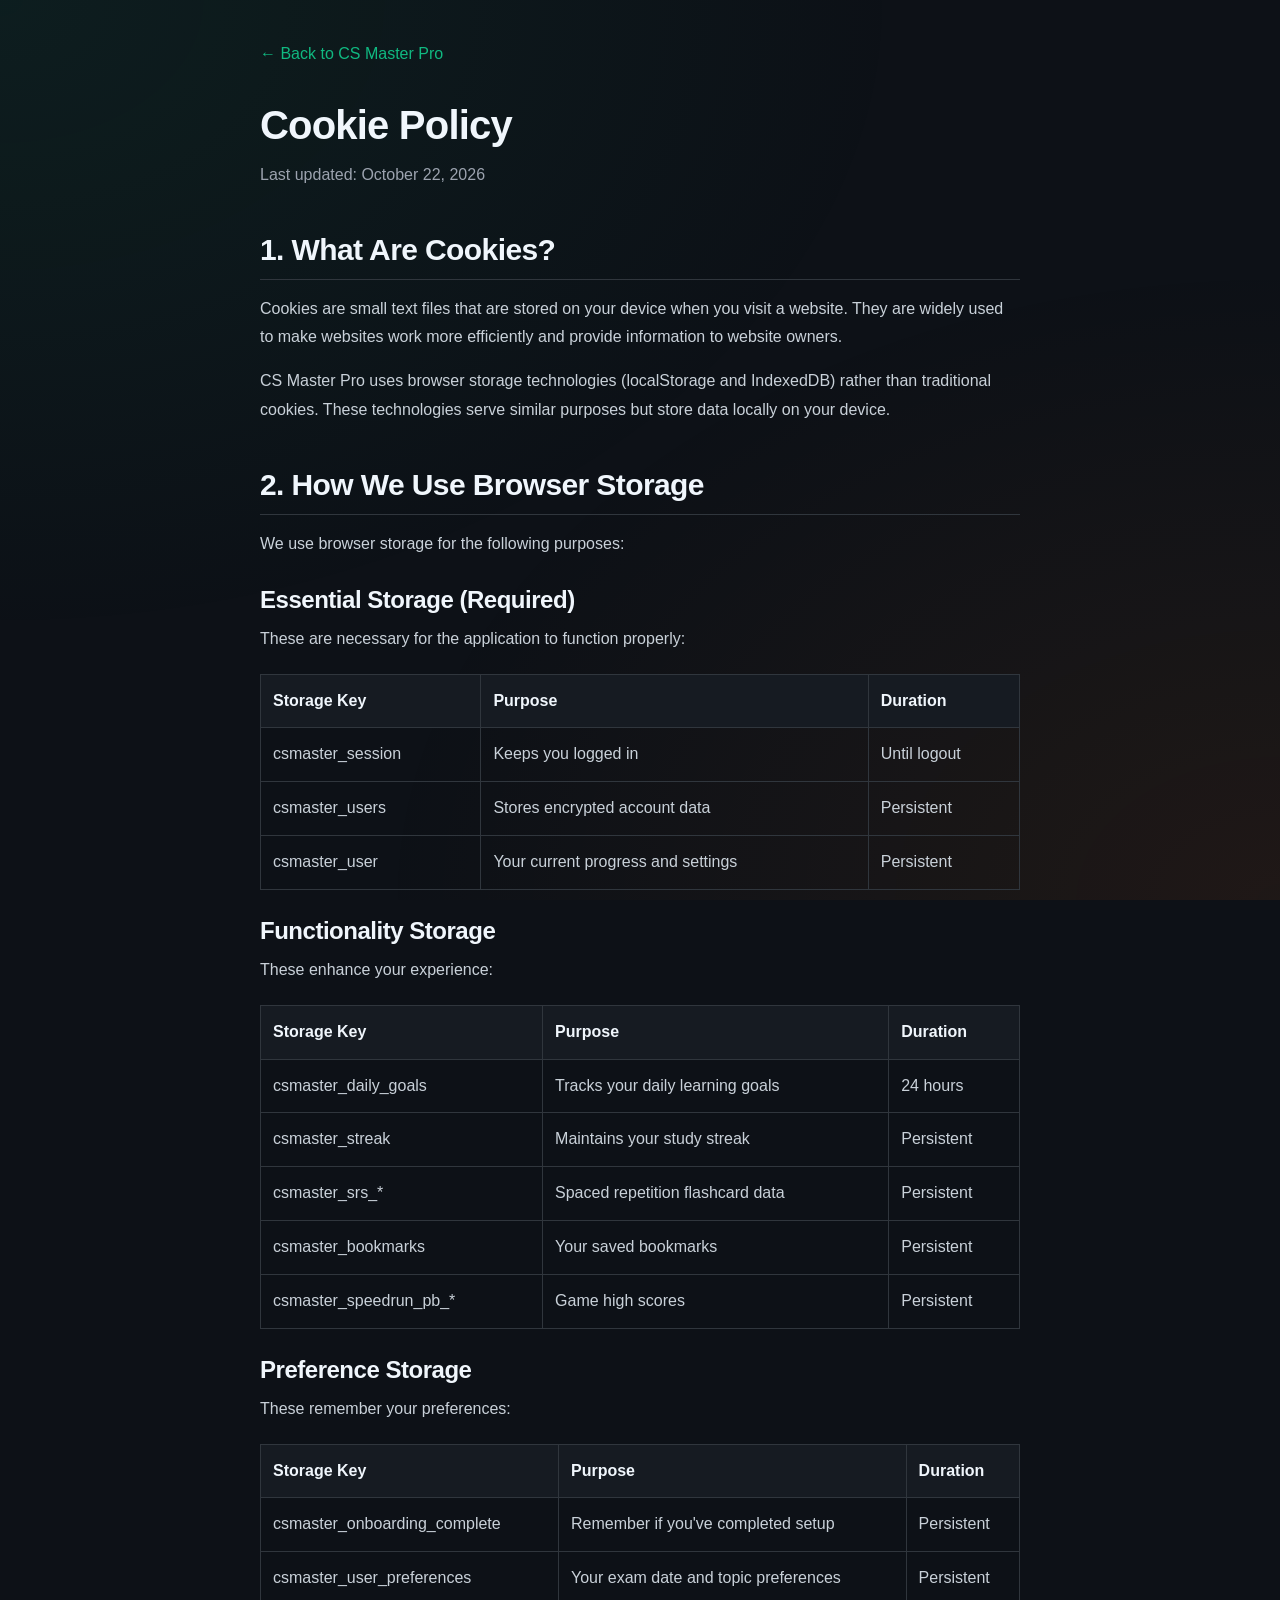
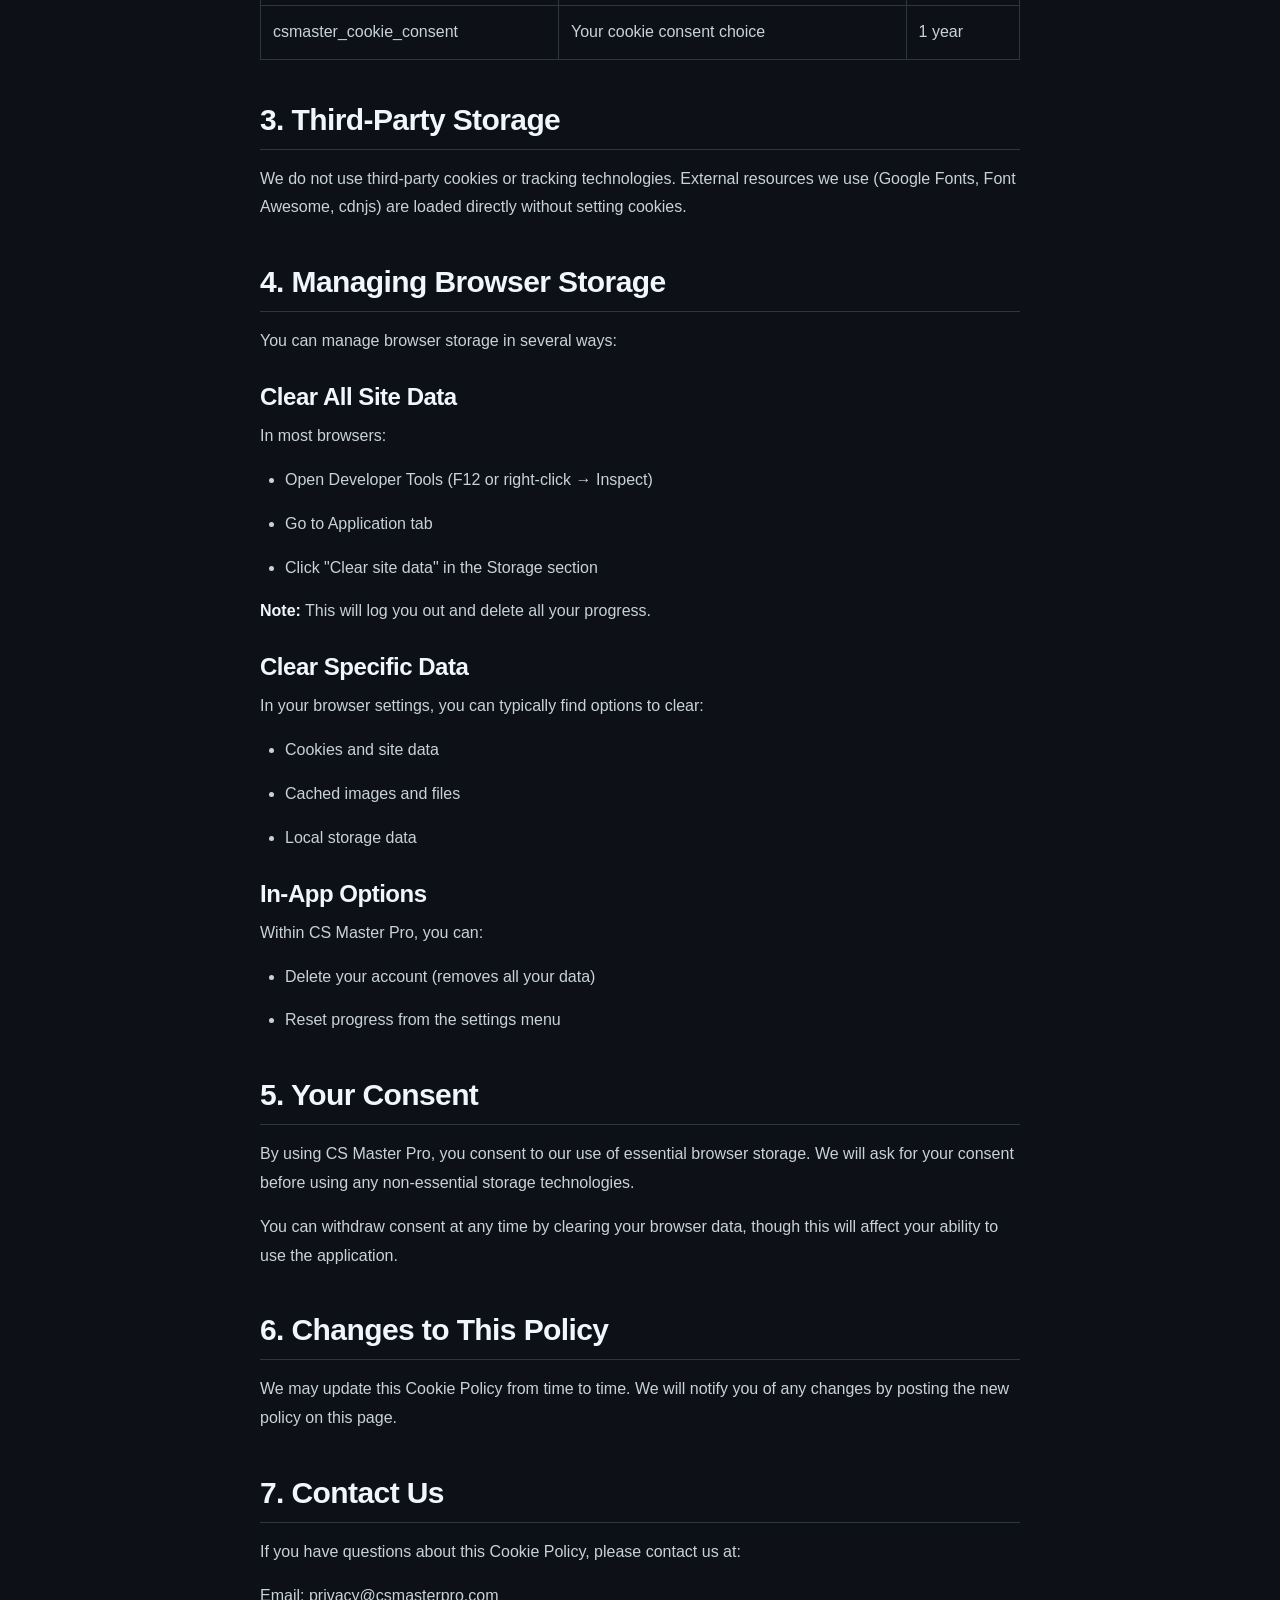
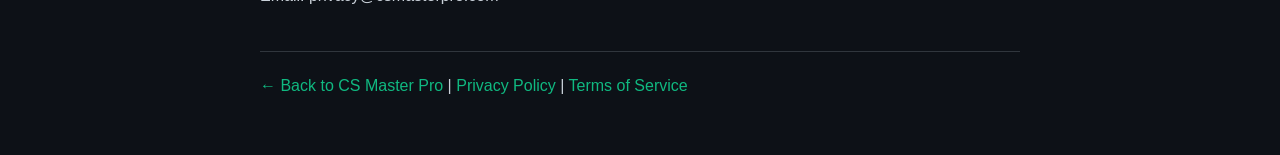
<file: cookies.html>
<!DOCTYPE html>
<html lang="en">
<head>
    <meta charset="UTF-8">
    <meta name="viewport" content="width=device-width, initial-scale=1.0">
    <title>Cookie Policy - CS Master Pro</title>
    <link rel="stylesheet" href="styles/main.css">
    <style>
        .legal-page {
            max-width: 800px;
            margin: 0 auto;
            padding: 40px 20px;
            color: var(--text-primary);
            line-height: 1.8;
        }
        .legal-page h1 {
            color: var(--primary);
            margin-bottom: 10px;
        }
        .legal-page .last-updated {
            color: var(--text-muted);
            margin-bottom: 40px;
        }
        .legal-page h2 {
            color: var(--text-primary);
            margin-top: 40px;
            margin-bottom: 15px;
            padding-bottom: 10px;
            border-bottom: 1px solid var(--border);
        }
        .legal-page h3 {
            color: var(--text-primary);
            margin-top: 25px;
            margin-bottom: 10px;
        }
        .legal-page p, .legal-page li {
            color: var(--text-secondary);
            margin-bottom: 15px;
        }
        .legal-page ul {
            padding-left: 25px;
        }
        .legal-page a {
            color: var(--primary);
        }
        .legal-page table {
            width: 100%;
            border-collapse: collapse;
            margin: 20px 0;
        }
        .legal-page th, .legal-page td {
            border: 1px solid var(--border);
            padding: 12px;
            text-align: left;
        }
        .legal-page th {
            background: var(--bg-secondary);
            color: var(--text-primary);
        }
        .legal-page td {
            color: var(--text-secondary);
        }
        .back-link {
            display: inline-flex;
            align-items: center;
            gap: 8px;
            color: var(--primary);
            text-decoration: none;
            margin-bottom: 30px;
        }
        .back-link:hover {
            text-decoration: underline;
        }
    </style>
</head>
<body>
    <div class="legal-page">
        <a href="/" class="back-link">← Back to CS Master Pro</a>
        
        <h1>Cookie Policy</h1>
        <p class="last-updated">Last updated: October 22, 2026</p>

        <h2>1. What Are Cookies?</h2>
        <p>Cookies are small text files that are stored on your device when you visit a website. They are widely used to make websites work more efficiently and provide information to website owners.</p>
        <p>CS Master Pro uses browser storage technologies (localStorage and IndexedDB) rather than traditional cookies. These technologies serve similar purposes but store data locally on your device.</p>

        <h2>2. How We Use Browser Storage</h2>
        <p>We use browser storage for the following purposes:</p>

        <h3>Essential Storage (Required)</h3>
        <p>These are necessary for the application to function properly:</p>
        <table>
            <tr>
                <th>Storage Key</th>
                <th>Purpose</th>
                <th>Duration</th>
            </tr>
            <tr>
                <td>csmaster_session</td>
                <td>Keeps you logged in</td>
                <td>Until logout</td>
            </tr>
            <tr>
                <td>csmaster_users</td>
                <td>Stores encrypted account data</td>
                <td>Persistent</td>
            </tr>
            <tr>
                <td>csmaster_user</td>
                <td>Your current progress and settings</td>
                <td>Persistent</td>
            </tr>
        </table>

        <h3>Functionality Storage</h3>
        <p>These enhance your experience:</p>
        <table>
            <tr>
                <th>Storage Key</th>
                <th>Purpose</th>
                <th>Duration</th>
            </tr>
            <tr>
                <td>csmaster_daily_goals</td>
                <td>Tracks your daily learning goals</td>
                <td>24 hours</td>
            </tr>
            <tr>
                <td>csmaster_streak</td>
                <td>Maintains your study streak</td>
                <td>Persistent</td>
            </tr>
            <tr>
                <td>csmaster_srs_*</td>
                <td>Spaced repetition flashcard data</td>
                <td>Persistent</td>
            </tr>
            <tr>
                <td>csmaster_bookmarks</td>
                <td>Your saved bookmarks</td>
                <td>Persistent</td>
            </tr>
            <tr>
                <td>csmaster_speedrun_pb_*</td>
                <td>Game high scores</td>
                <td>Persistent</td>
            </tr>
        </table>

        <h3>Preference Storage</h3>
        <p>These remember your preferences:</p>
        <table>
            <tr>
                <th>Storage Key</th>
                <th>Purpose</th>
                <th>Duration</th>
            </tr>
            <tr>
                <td>csmaster_onboarding_complete</td>
                <td>Remember if you've completed setup</td>
                <td>Persistent</td>
            </tr>
            <tr>
                <td>csmaster_user_preferences</td>
                <td>Your exam date and topic preferences</td>
                <td>Persistent</td>
            </tr>
            <tr>
                <td>csmaster_cookie_consent</td>
                <td>Your cookie consent choice</td>
                <td>1 year</td>
            </tr>
        </table>

        <h2>3. Third-Party Storage</h2>
        <p>We do not use third-party cookies or tracking technologies. External resources we use (Google Fonts, Font Awesome, cdnjs) are loaded directly without setting cookies.</p>

        <h2>4. Managing Browser Storage</h2>
        <p>You can manage browser storage in several ways:</p>

        <h3>Clear All Site Data</h3>
        <p>In most browsers:</p>
        <ul>
            <li>Open Developer Tools (F12 or right-click → Inspect)</li>
            <li>Go to Application tab</li>
            <li>Click "Clear site data" in the Storage section</li>
        </ul>
        <p><strong>Note:</strong> This will log you out and delete all your progress.</p>

        <h3>Clear Specific Data</h3>
        <p>In your browser settings, you can typically find options to clear:</p>
        <ul>
            <li>Cookies and site data</li>
            <li>Cached images and files</li>
            <li>Local storage data</li>
        </ul>

        <h3>In-App Options</h3>
        <p>Within CS Master Pro, you can:</p>
        <ul>
            <li>Delete your account (removes all your data)</li>
            <li>Reset progress from the settings menu</li>
        </ul>

        <h2>5. Your Consent</h2>
        <p>By using CS Master Pro, you consent to our use of essential browser storage. We will ask for your consent before using any non-essential storage technologies.</p>
        <p>You can withdraw consent at any time by clearing your browser data, though this will affect your ability to use the application.</p>

        <h2>6. Changes to This Policy</h2>
        <p>We may update this Cookie Policy from time to time. We will notify you of any changes by posting the new policy on this page.</p>

        <h2>7. Contact Us</h2>
        <p>If you have questions about this Cookie Policy, please contact us at:</p>
        <p>Email: privacy@csmasterpro.com</p>

        <p style="margin-top: 40px; padding-top: 20px; border-top: 1px solid var(--border);">
            <a href="/">← Back to CS Master Pro</a> | 
            <a href="privacy.html">Privacy Policy</a> | 
            <a href="terms.html">Terms of Service</a>
        </p>
    </div>
</body>
</html>
</file>
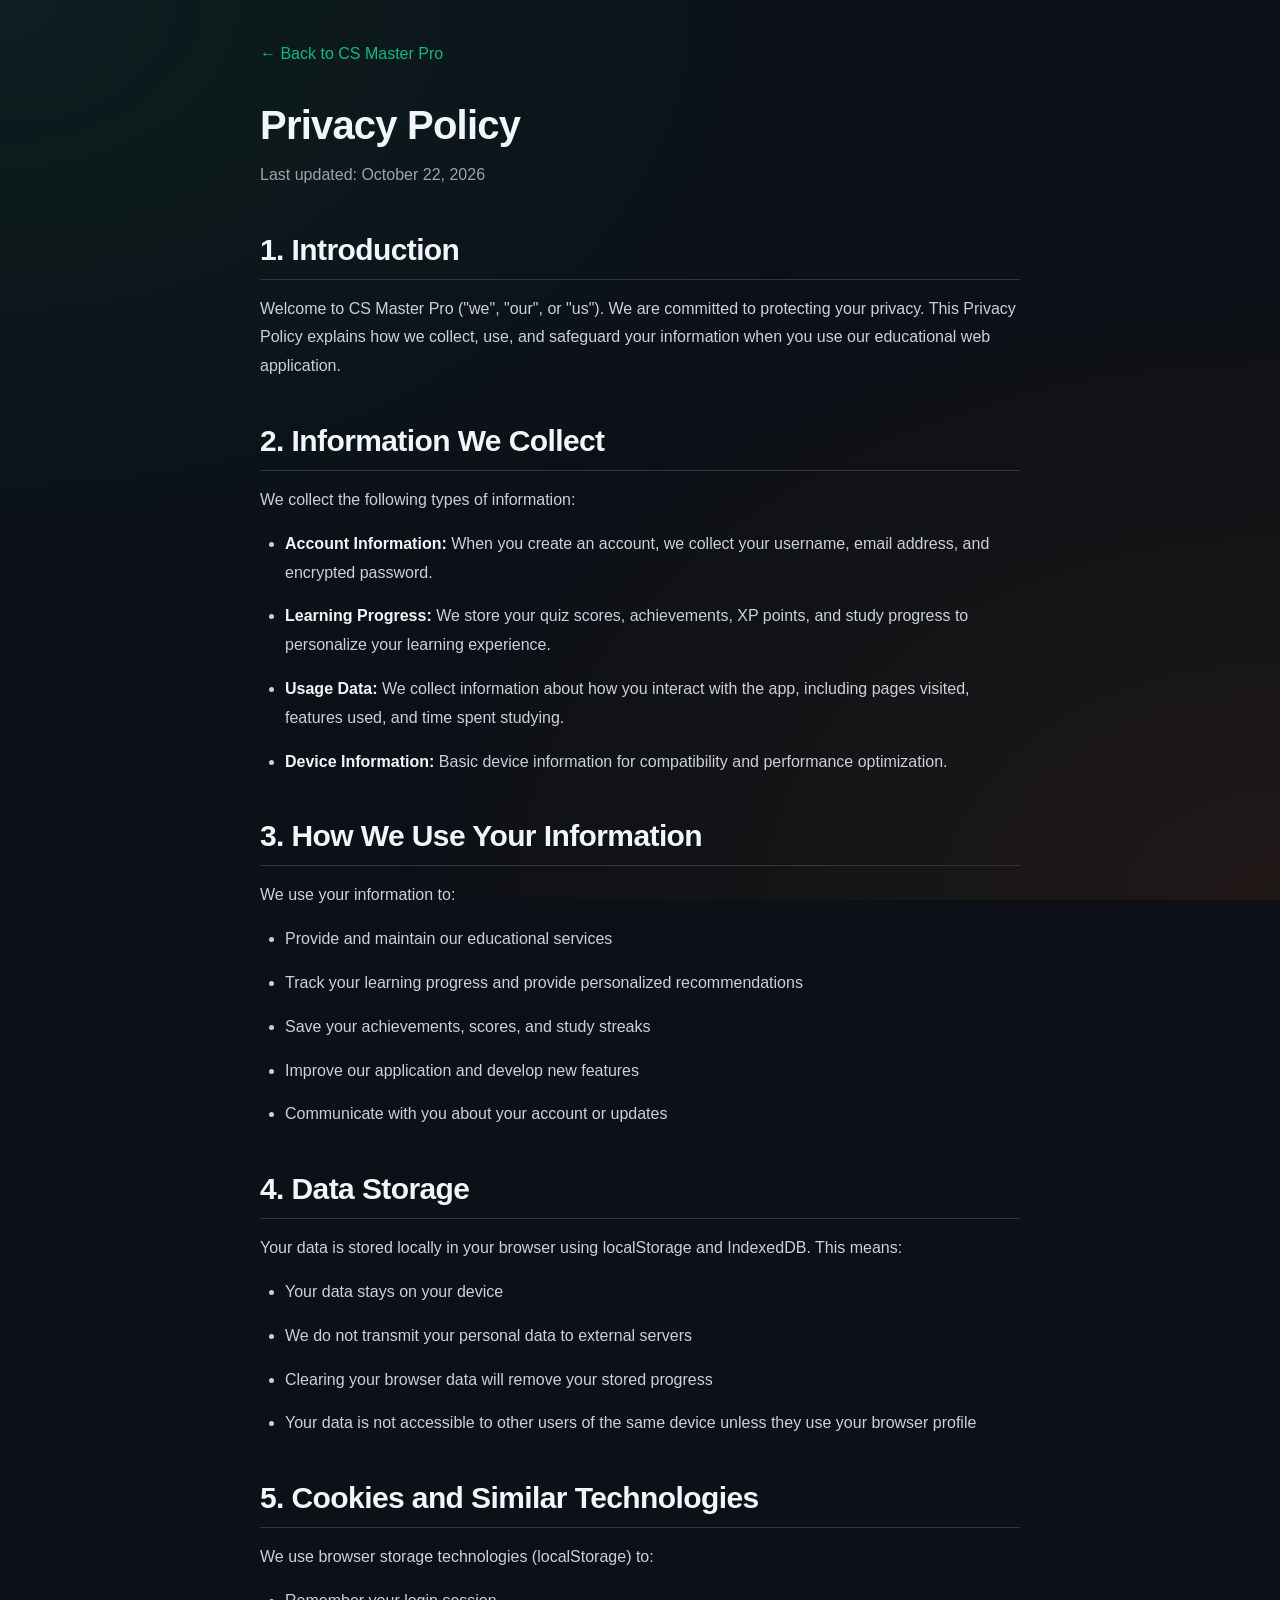
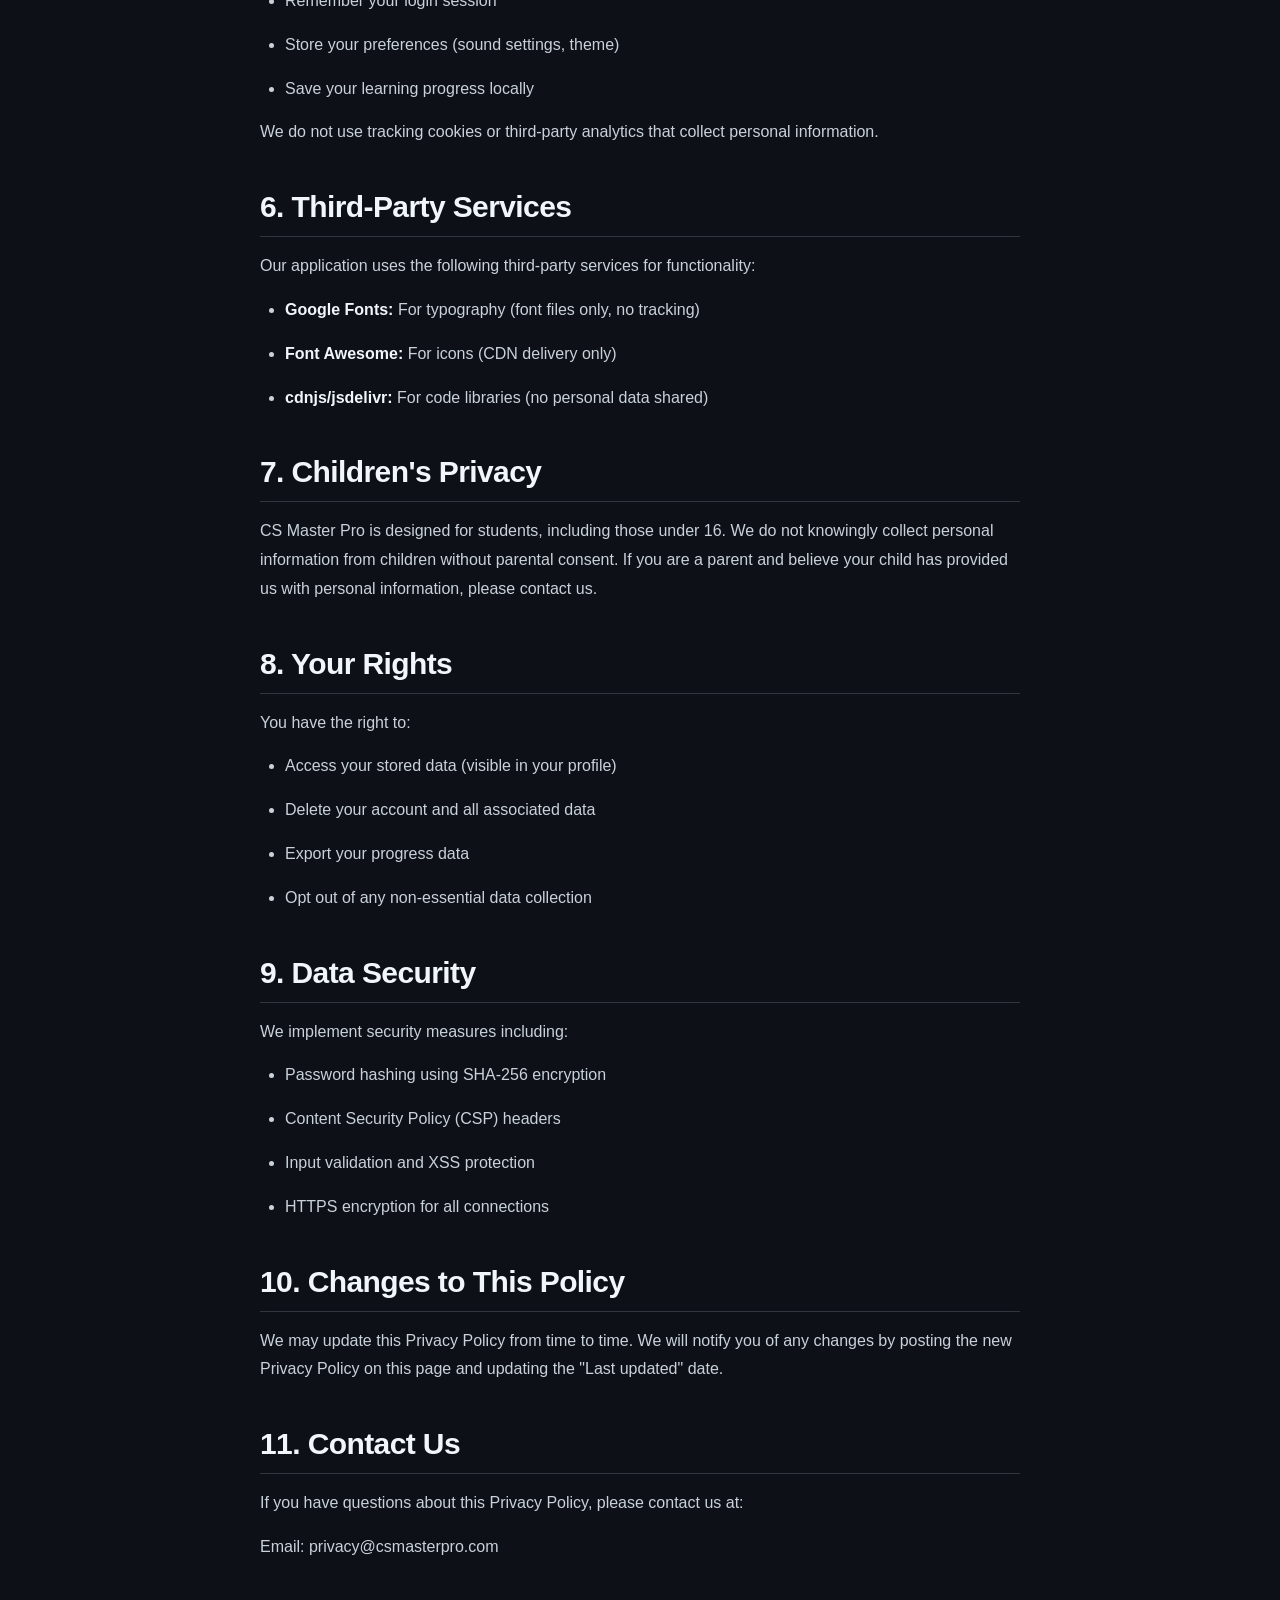
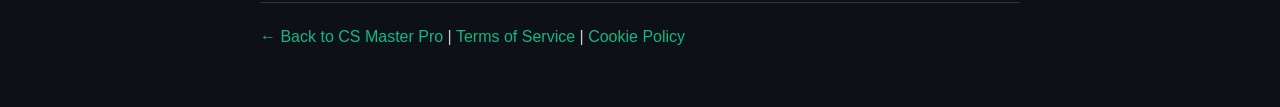
<file: privacy.html>
<!DOCTYPE html>
<html lang="en">
<head>
    <meta charset="UTF-8">
    <meta name="viewport" content="width=device-width, initial-scale=1.0">
    <title>Privacy Policy - CS Master Pro</title>
    <link rel="stylesheet" href="styles/main.css">
    <style>
        .legal-page {
            max-width: 800px;
            margin: 0 auto;
            padding: 40px 20px;
            color: var(--text-primary);
            line-height: 1.8;
        }
        .legal-page h1 {
            color: var(--primary);
            margin-bottom: 10px;
        }
        .legal-page .last-updated {
            color: var(--text-muted);
            margin-bottom: 40px;
        }
        .legal-page h2 {
            color: var(--text-primary);
            margin-top: 40px;
            margin-bottom: 15px;
            padding-bottom: 10px;
            border-bottom: 1px solid var(--border);
        }
        .legal-page p, .legal-page li {
            color: var(--text-secondary);
            margin-bottom: 15px;
        }
        .legal-page ul {
            padding-left: 25px;
        }
        .legal-page a {
            color: var(--primary);
        }
        .back-link {
            display: inline-flex;
            align-items: center;
            gap: 8px;
            color: var(--primary);
            text-decoration: none;
            margin-bottom: 30px;
        }
        .back-link:hover {
            text-decoration: underline;
        }
    </style>
</head>
<body>
    <div class="legal-page">
        <a href="/" class="back-link">← Back to CS Master Pro</a>
        
        <h1>Privacy Policy</h1>
        <p class="last-updated">Last updated: October 22, 2026</p>

        <h2>1. Introduction</h2>
        <p>Welcome to CS Master Pro ("we", "our", or "us"). We are committed to protecting your privacy. This Privacy Policy explains how we collect, use, and safeguard your information when you use our educational web application.</p>

        <h2>2. Information We Collect</h2>
        <p>We collect the following types of information:</p>
        <ul>
            <li><strong>Account Information:</strong> When you create an account, we collect your username, email address, and encrypted password.</li>
            <li><strong>Learning Progress:</strong> We store your quiz scores, achievements, XP points, and study progress to personalize your learning experience.</li>
            <li><strong>Usage Data:</strong> We collect information about how you interact with the app, including pages visited, features used, and time spent studying.</li>
            <li><strong>Device Information:</strong> Basic device information for compatibility and performance optimization.</li>
        </ul>

        <h2>3. How We Use Your Information</h2>
        <p>We use your information to:</p>
        <ul>
            <li>Provide and maintain our educational services</li>
            <li>Track your learning progress and provide personalized recommendations</li>
            <li>Save your achievements, scores, and study streaks</li>
            <li>Improve our application and develop new features</li>
            <li>Communicate with you about your account or updates</li>
        </ul>

        <h2>4. Data Storage</h2>
        <p>Your data is stored locally in your browser using localStorage and IndexedDB. This means:</p>
        <ul>
            <li>Your data stays on your device</li>
            <li>We do not transmit your personal data to external servers</li>
            <li>Clearing your browser data will remove your stored progress</li>
            <li>Your data is not accessible to other users of the same device unless they use your browser profile</li>
        </ul>

        <h2>5. Cookies and Similar Technologies</h2>
        <p>We use browser storage technologies (localStorage) to:</p>
        <ul>
            <li>Remember your login session</li>
            <li>Store your preferences (sound settings, theme)</li>
            <li>Save your learning progress locally</li>
        </ul>
        <p>We do not use tracking cookies or third-party analytics that collect personal information.</p>

        <h2>6. Third-Party Services</h2>
        <p>Our application uses the following third-party services for functionality:</p>
        <ul>
            <li><strong>Google Fonts:</strong> For typography (font files only, no tracking)</li>
            <li><strong>Font Awesome:</strong> For icons (CDN delivery only)</li>
            <li><strong>cdnjs/jsdelivr:</strong> For code libraries (no personal data shared)</li>
        </ul>

        <h2>7. Children's Privacy</h2>
        <p>CS Master Pro is designed for students, including those under 16. We do not knowingly collect personal information from children without parental consent. If you are a parent and believe your child has provided us with personal information, please contact us.</p>

        <h2>8. Your Rights</h2>
        <p>You have the right to:</p>
        <ul>
            <li>Access your stored data (visible in your profile)</li>
            <li>Delete your account and all associated data</li>
            <li>Export your progress data</li>
            <li>Opt out of any non-essential data collection</li>
        </ul>

        <h2>9. Data Security</h2>
        <p>We implement security measures including:</p>
        <ul>
            <li>Password hashing using SHA-256 encryption</li>
            <li>Content Security Policy (CSP) headers</li>
            <li>Input validation and XSS protection</li>
            <li>HTTPS encryption for all connections</li>
        </ul>

        <h2>10. Changes to This Policy</h2>
        <p>We may update this Privacy Policy from time to time. We will notify you of any changes by posting the new Privacy Policy on this page and updating the "Last updated" date.</p>

        <h2>11. Contact Us</h2>
        <p>If you have questions about this Privacy Policy, please contact us at:</p>
        <p>Email: privacy@csmasterpro.com</p>

        <p style="margin-top: 40px; padding-top: 20px; border-top: 1px solid var(--border);">
            <a href="/">← Back to CS Master Pro</a> | 
            <a href="terms.html">Terms of Service</a> | 
            <a href="cookies.html">Cookie Policy</a>
        </p>
    </div>
</body>
</html>
</file>
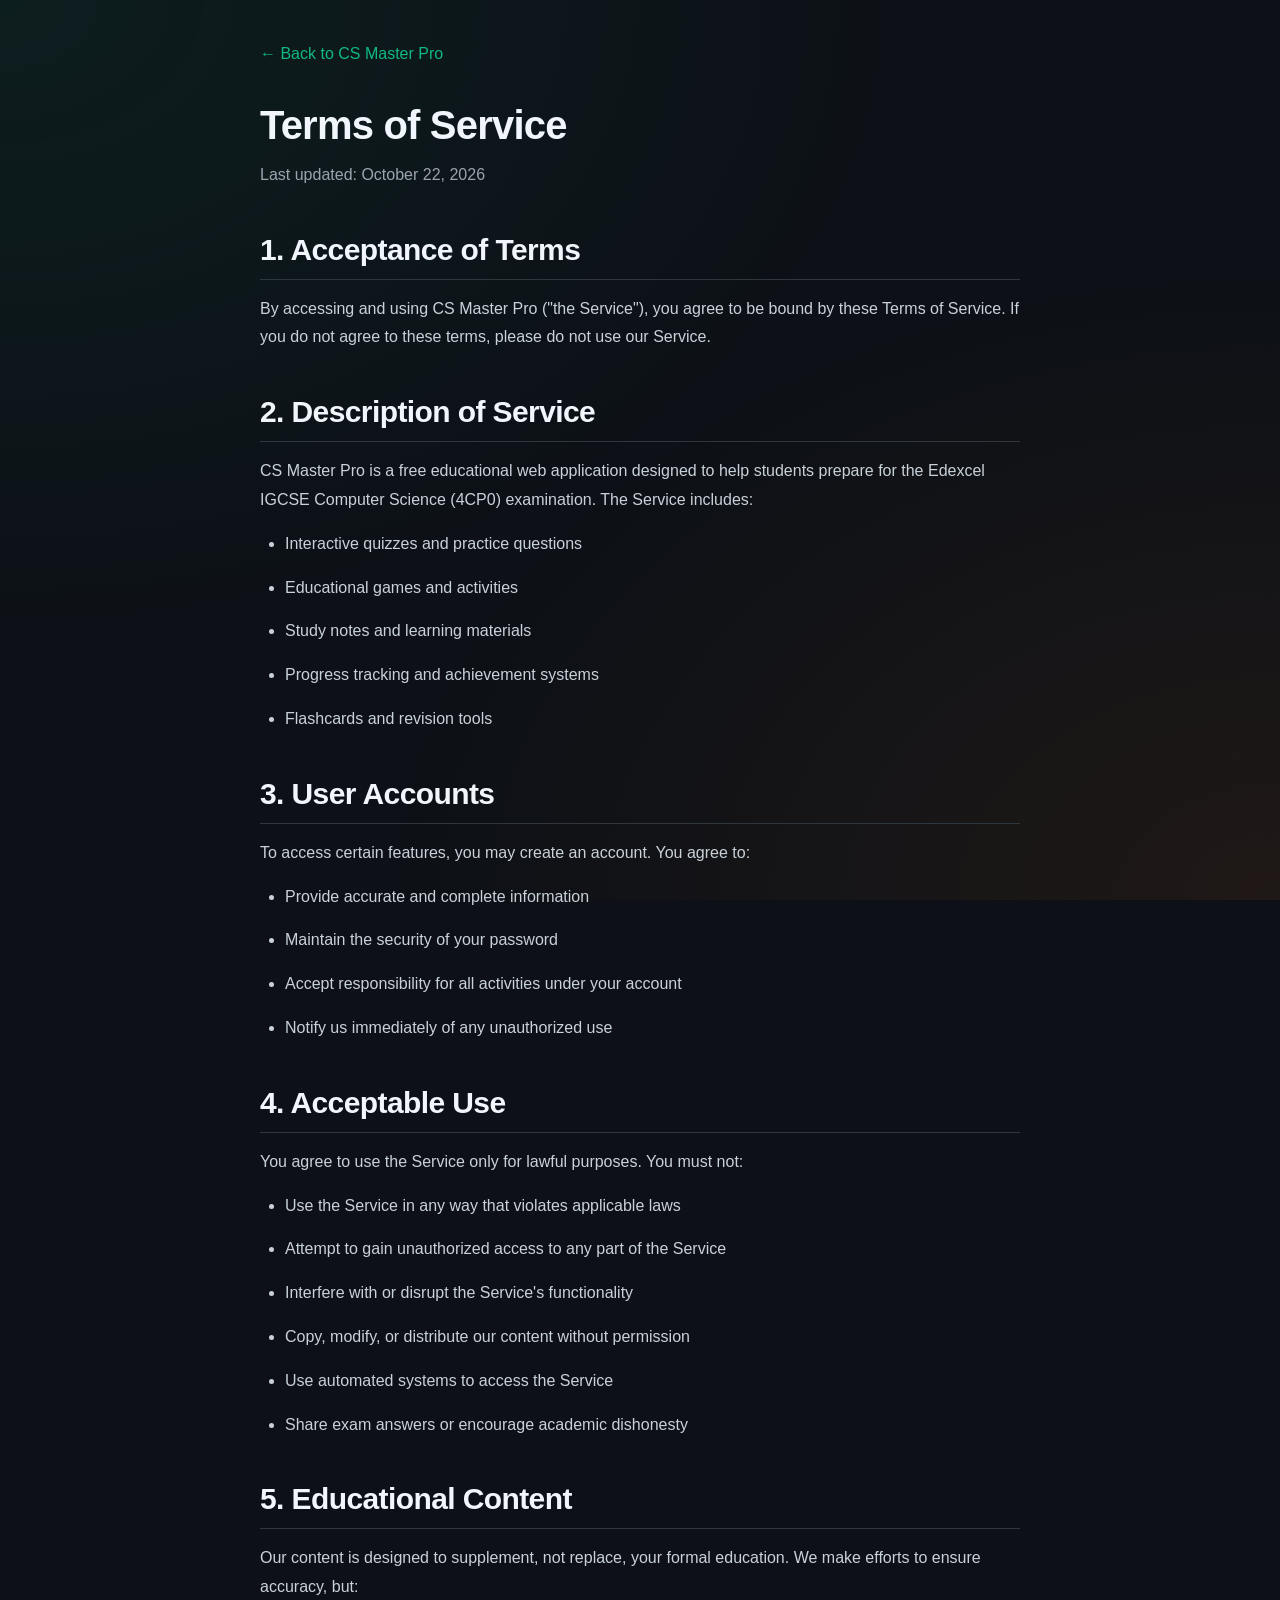
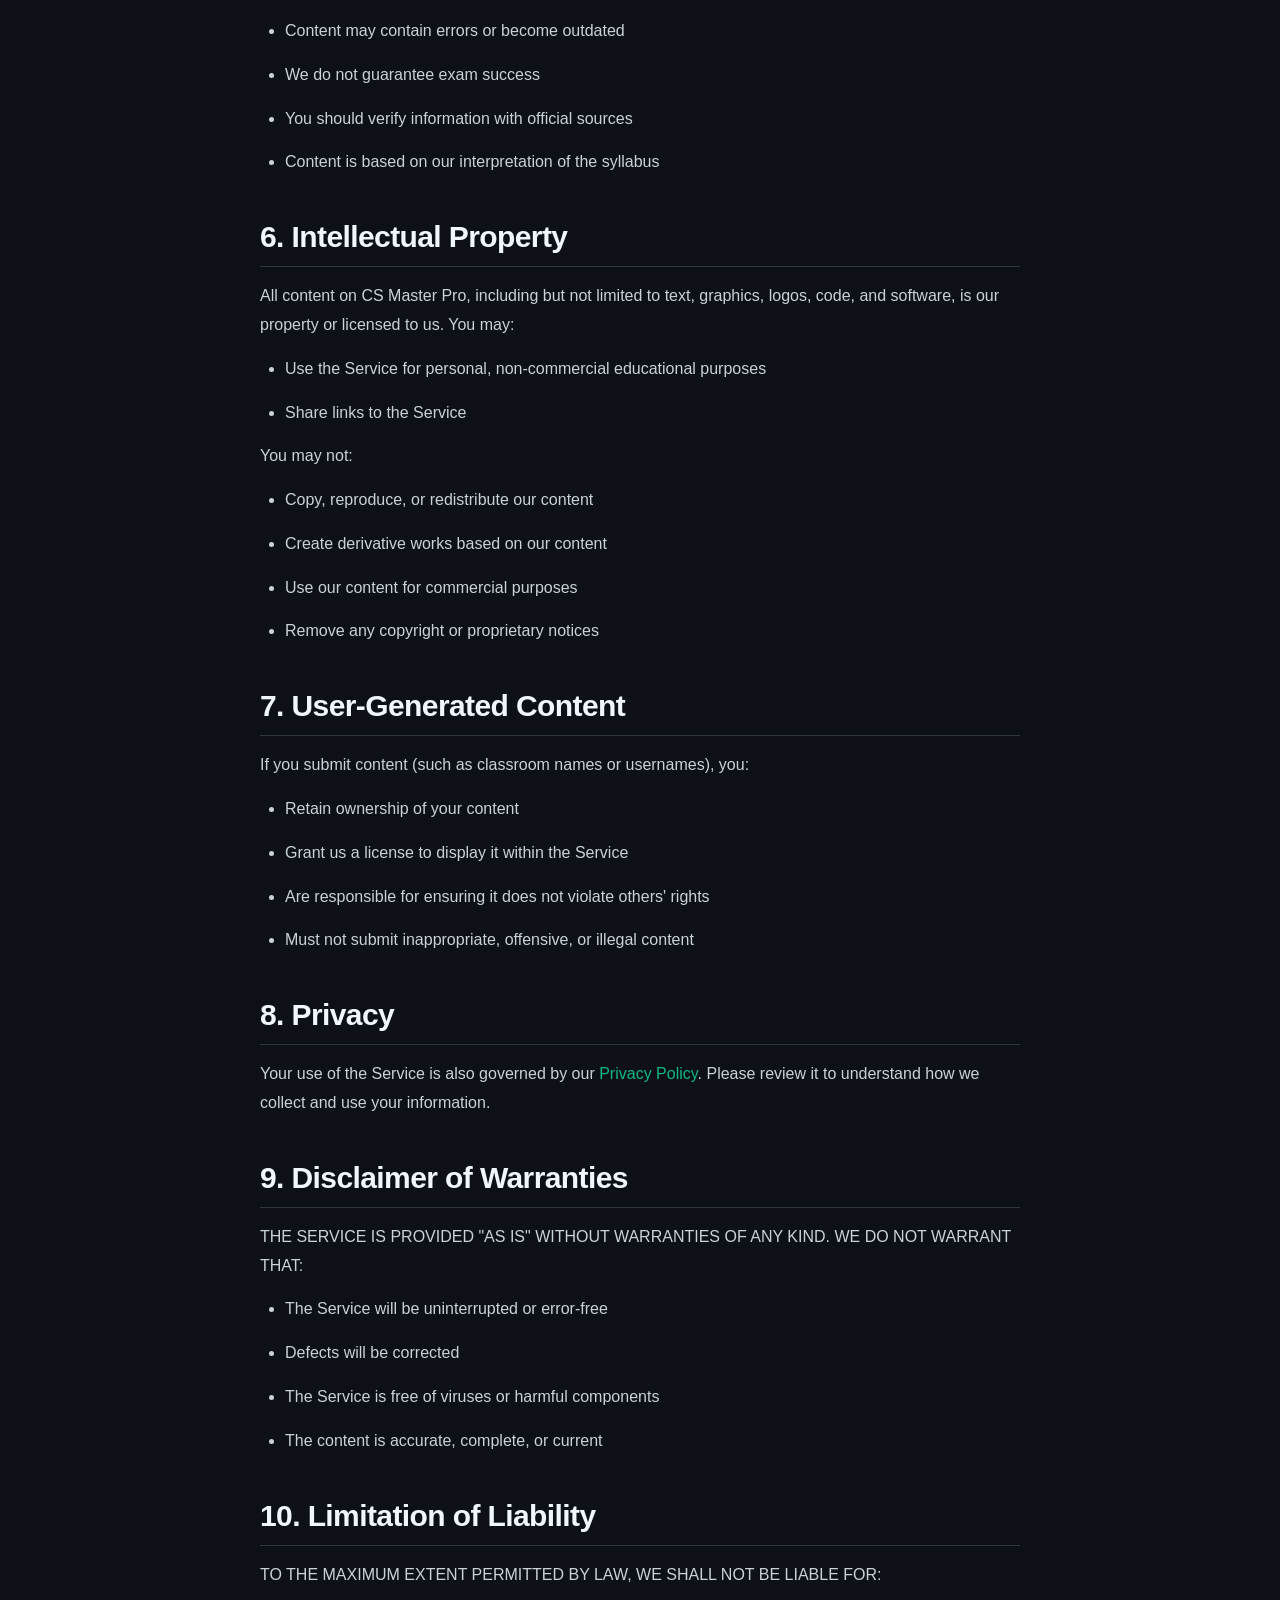
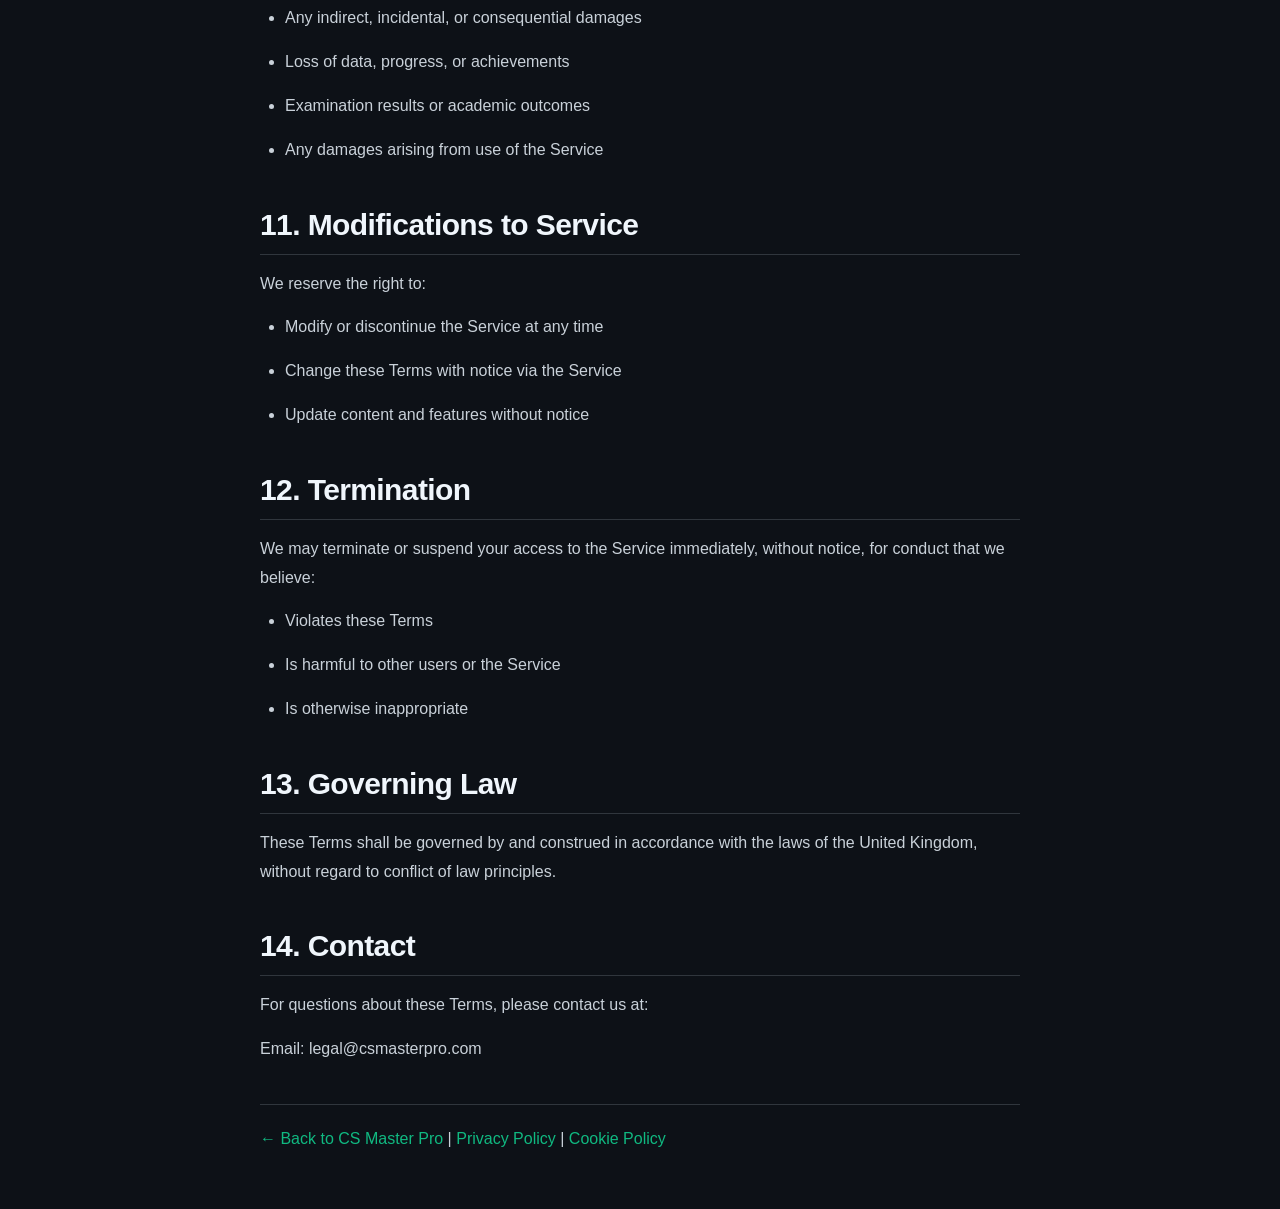
<file: terms.html>
<!DOCTYPE html>
<html lang="en">
<head>
    <meta charset="UTF-8">
    <meta name="viewport" content="width=device-width, initial-scale=1.0">
    <title>Terms of Service - CS Master Pro</title>
    <link rel="stylesheet" href="styles/main.css">
    <style>
        .legal-page {
            max-width: 800px;
            margin: 0 auto;
            padding: 40px 20px;
            color: var(--text-primary);
            line-height: 1.8;
        }
        .legal-page h1 {
            color: var(--primary);
            margin-bottom: 10px;
        }
        .legal-page .last-updated {
            color: var(--text-muted);
            margin-bottom: 40px;
        }
        .legal-page h2 {
            color: var(--text-primary);
            margin-top: 40px;
            margin-bottom: 15px;
            padding-bottom: 10px;
            border-bottom: 1px solid var(--border);
        }
        .legal-page p, .legal-page li {
            color: var(--text-secondary);
            margin-bottom: 15px;
        }
        .legal-page ul {
            padding-left: 25px;
        }
        .legal-page a {
            color: var(--primary);
        }
        .back-link {
            display: inline-flex;
            align-items: center;
            gap: 8px;
            color: var(--primary);
            text-decoration: none;
            margin-bottom: 30px;
        }
        .back-link:hover {
            text-decoration: underline;
        }
    </style>
</head>
<body>
    <div class="legal-page">
        <a href="/" class="back-link">← Back to CS Master Pro</a>
        
        <h1>Terms of Service</h1>
        <p class="last-updated">Last updated: October 22, 2026</p>

        <h2>1. Acceptance of Terms</h2>
        <p>By accessing and using CS Master Pro ("the Service"), you agree to be bound by these Terms of Service. If you do not agree to these terms, please do not use our Service.</p>

        <h2>2. Description of Service</h2>
        <p>CS Master Pro is a free educational web application designed to help students prepare for the Edexcel IGCSE Computer Science (4CP0) examination. The Service includes:</p>
        <ul>
            <li>Interactive quizzes and practice questions</li>
            <li>Educational games and activities</li>
            <li>Study notes and learning materials</li>
            <li>Progress tracking and achievement systems</li>
            <li>Flashcards and revision tools</li>
        </ul>

        <h2>3. User Accounts</h2>
        <p>To access certain features, you may create an account. You agree to:</p>
        <ul>
            <li>Provide accurate and complete information</li>
            <li>Maintain the security of your password</li>
            <li>Accept responsibility for all activities under your account</li>
            <li>Notify us immediately of any unauthorized use</li>
        </ul>

        <h2>4. Acceptable Use</h2>
        <p>You agree to use the Service only for lawful purposes. You must not:</p>
        <ul>
            <li>Use the Service in any way that violates applicable laws</li>
            <li>Attempt to gain unauthorized access to any part of the Service</li>
            <li>Interfere with or disrupt the Service's functionality</li>
            <li>Copy, modify, or distribute our content without permission</li>
            <li>Use automated systems to access the Service</li>
            <li>Share exam answers or encourage academic dishonesty</li>
        </ul>

        <h2>5. Educational Content</h2>
        <p>Our content is designed to supplement, not replace, your formal education. We make efforts to ensure accuracy, but:</p>
        <ul>
            <li>Content may contain errors or become outdated</li>
            <li>We do not guarantee exam success</li>
            <li>You should verify information with official sources</li>
            <li>Content is based on our interpretation of the syllabus</li>
        </ul>

        <h2>6. Intellectual Property</h2>
        <p>All content on CS Master Pro, including but not limited to text, graphics, logos, code, and software, is our property or licensed to us. You may:</p>
        <ul>
            <li>Use the Service for personal, non-commercial educational purposes</li>
            <li>Share links to the Service</li>
        </ul>
        <p>You may not:</p>
        <ul>
            <li>Copy, reproduce, or redistribute our content</li>
            <li>Create derivative works based on our content</li>
            <li>Use our content for commercial purposes</li>
            <li>Remove any copyright or proprietary notices</li>
        </ul>

        <h2>7. User-Generated Content</h2>
        <p>If you submit content (such as classroom names or usernames), you:</p>
        <ul>
            <li>Retain ownership of your content</li>
            <li>Grant us a license to display it within the Service</li>
            <li>Are responsible for ensuring it does not violate others' rights</li>
            <li>Must not submit inappropriate, offensive, or illegal content</li>
        </ul>

        <h2>8. Privacy</h2>
        <p>Your use of the Service is also governed by our <a href="privacy.html">Privacy Policy</a>. Please review it to understand how we collect and use your information.</p>

        <h2>9. Disclaimer of Warranties</h2>
        <p>THE SERVICE IS PROVIDED "AS IS" WITHOUT WARRANTIES OF ANY KIND. WE DO NOT WARRANT THAT:</p>
        <ul>
            <li>The Service will be uninterrupted or error-free</li>
            <li>Defects will be corrected</li>
            <li>The Service is free of viruses or harmful components</li>
            <li>The content is accurate, complete, or current</li>
        </ul>

        <h2>10. Limitation of Liability</h2>
        <p>TO THE MAXIMUM EXTENT PERMITTED BY LAW, WE SHALL NOT BE LIABLE FOR:</p>
        <ul>
            <li>Any indirect, incidental, or consequential damages</li>
            <li>Loss of data, progress, or achievements</li>
            <li>Examination results or academic outcomes</li>
            <li>Any damages arising from use of the Service</li>
        </ul>

        <h2>11. Modifications to Service</h2>
        <p>We reserve the right to:</p>
        <ul>
            <li>Modify or discontinue the Service at any time</li>
            <li>Change these Terms with notice via the Service</li>
            <li>Update content and features without notice</li>
        </ul>

        <h2>12. Termination</h2>
        <p>We may terminate or suspend your access to the Service immediately, without notice, for conduct that we believe:</p>
        <ul>
            <li>Violates these Terms</li>
            <li>Is harmful to other users or the Service</li>
            <li>Is otherwise inappropriate</li>
        </ul>

        <h2>13. Governing Law</h2>
        <p>These Terms shall be governed by and construed in accordance with the laws of the United Kingdom, without regard to conflict of law principles.</p>

        <h2>14. Contact</h2>
        <p>For questions about these Terms, please contact us at:</p>
        <p>Email: legal@csmasterpro.com</p>

        <p style="margin-top: 40px; padding-top: 20px; border-top: 1px solid var(--border);">
            <a href="/">← Back to CS Master Pro</a> | 
            <a href="privacy.html">Privacy Policy</a> | 
            <a href="cookies.html">Cookie Policy</a>
        </p>
    </div>
</body>
</html>
</file>
